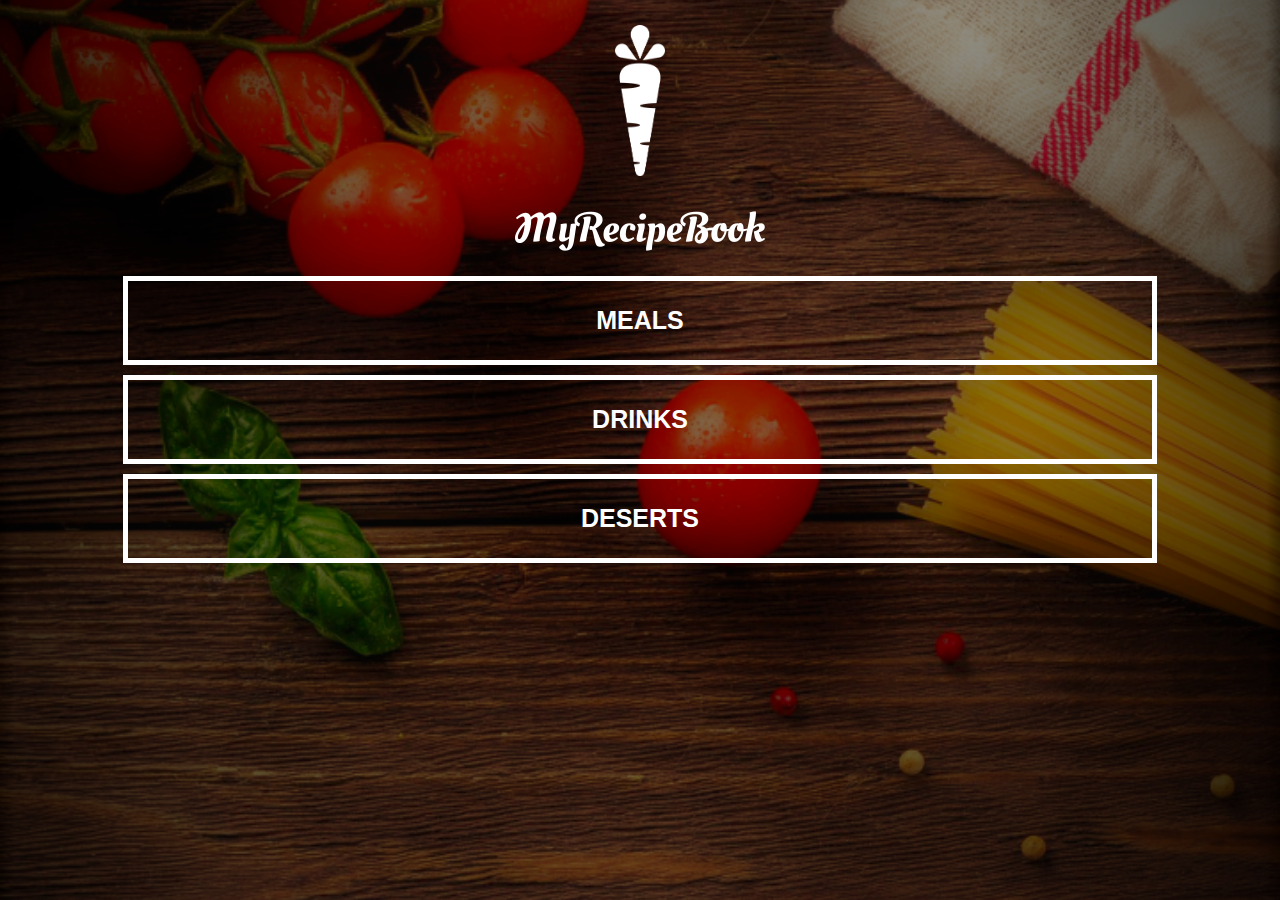
<file: index.html>
<!DOCTYPE html>
<html>
    <head>
        <title>My Recipe Book</title>
        <link rel="stylesheet" href="style.css">
    </head>
        
    <body class="body-home">
        <div id="home">

            <img src="images/logo-img.png" id="home-logo-img">
            <img src="images/logo-text.png" id="home-logo-text">
            
            <div class="home-menu">
                
                <a href="meals.html" class="home-menu-item">
                   <p>Meals</p> 
                </a>

                <a href="drinks.html" class="home-menu-item">
                    <p>Drinks</p> 
                 </a>

                 <a href="dessert.html" class="home-menu-item">
                    <p>Deserts</p> 
                 </a>

            </div>
        </div>
    </body>
</html>
</file>
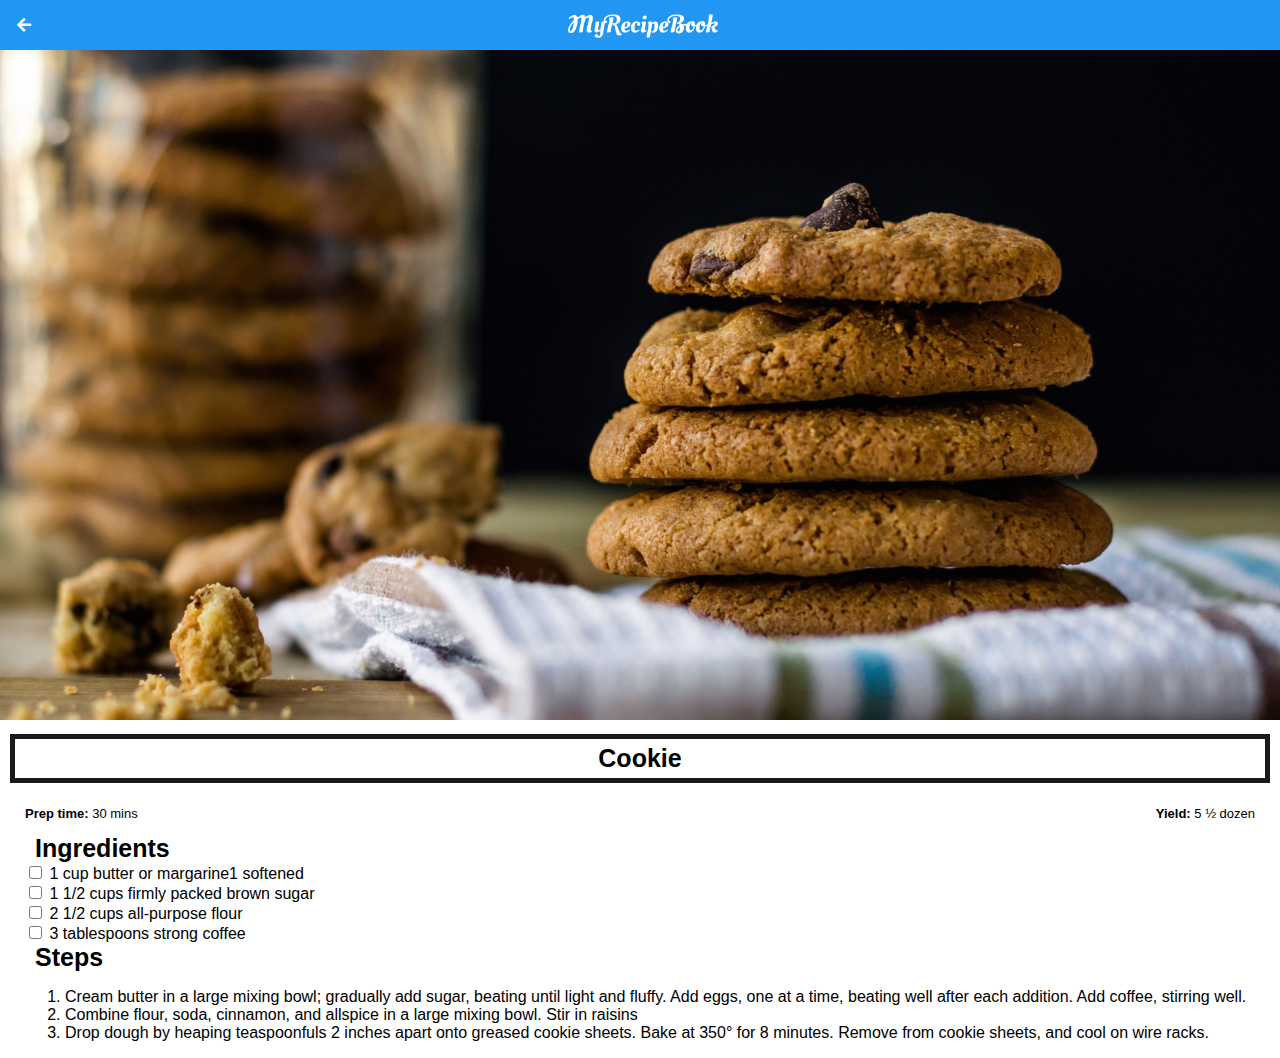
<file: cookie.html>
<!DOCTYPE html>
<html>
    <head>
        <title>My Recipe Book | Meals | Cookie</title>
        <link rel="stylesheet" href="style.css">
        <link rel="stylesheet" href="fontawesome/css/all.css">
    </head>
        
    <body class="body-recipes">

        <div class="header">
            <a href="cookie.html">
                <i class="fas fa-arrow-left"></i>
            </a>

            <img src="images/logo-text.png">
        </div>

        <div id="Recipe">
            <div class="recipe-details"> 
                <img src="images/cookies.png">
                <h1>Cookie</h1>
                
                <div class="recipe-details-info" >
                    <p><b>Prep time:</b> 30 mins</p>
                    <p style="float: right;"><b>Yield:</b> 5 ½ dozen</p>

                    <div class="recipe-details-ingredients">
                        <h2>Ingredients</h2>
                        <input id="check-01" type="checkbox">
                        <label for="check-01" >1 cup butter or margarine1 softened</label>
                        <br>
                        <input id="check-02" type="checkbox">
                        <label for="check-02" >1 1/2 cups firmly packed brown sugar</label>
                        <br> 
                        <input id="check-03" type="checkbox">
                        <label for="check-03" >2 1/2 cups all-purpose flour</label>
                        <br>
                        <input id="check-04" type="checkbox">
                        <label for="check-04" >3 tablespoons strong coffee</label>
                        <br> 
                            <h2>Steps</h2>
                            <ol>
                                <li>Cream butter in a large mixing bowl; gradually add sugar, beating until light and fluffy. Add eggs, one at a time, beating well after each addition. Add coffee, stirring well.</li>
                                <li>Combine flour, soda, cinnamon, and allspice in a large mixing bowl. Stir in raisins </li>
                                <li>Drop dough by heaping teaspoonfuls 2 inches apart onto greased cookie sheets. Bake at 350° for 8 minutes. Remove from cookie sheets, and cool on wire racks.</li>
                            </ol>
                        </div>
                        
                    </div>
                </div>
            </div>       
        </div>
    </body>
</html>
</file>
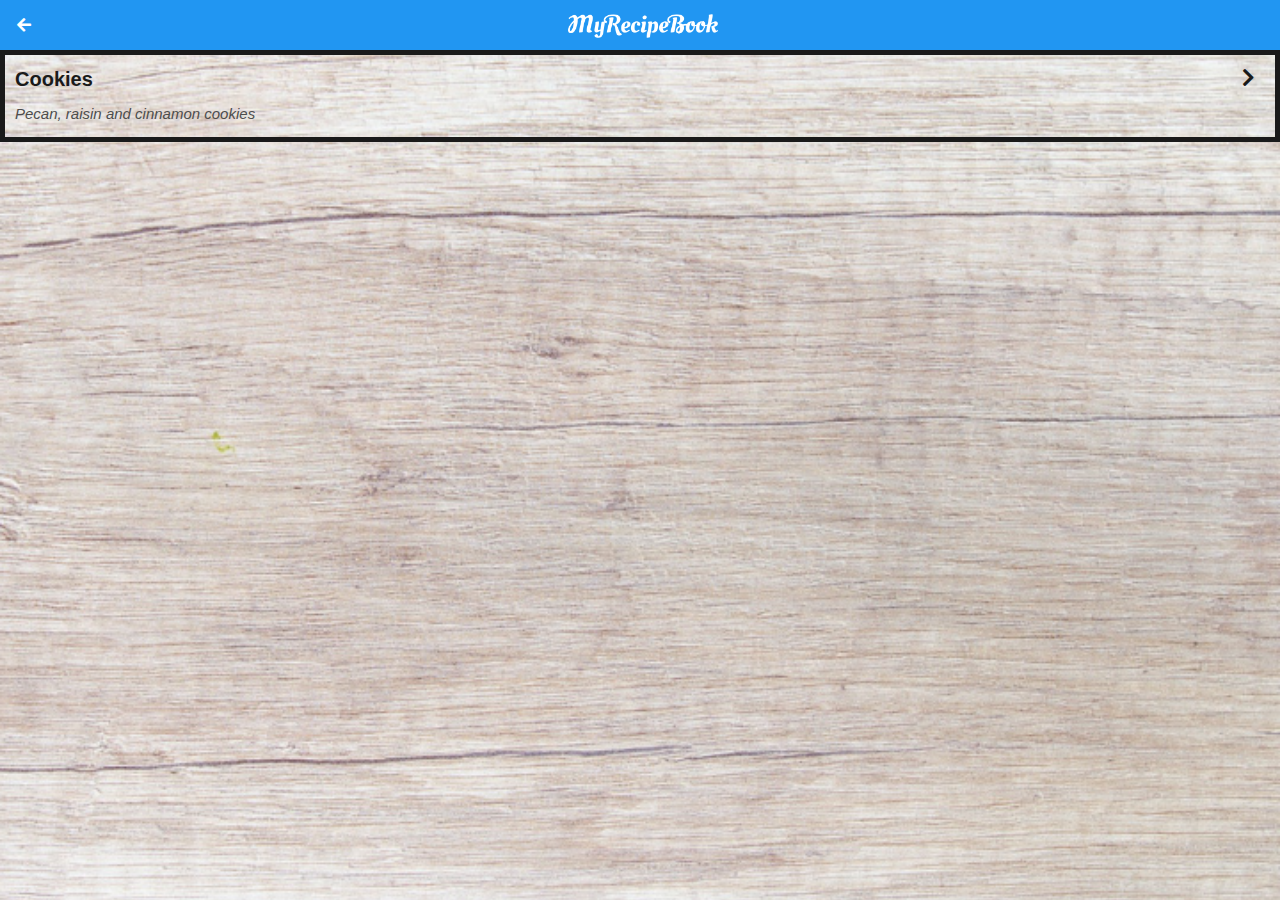
<file: dessert.html>
<!DOCTYPE html>
<html>
    <head>
        <title>My Recipe Book | Meals</title>
        <link rel="stylesheet" href="style.css">
        <link rel="stylesheet" href="fontawesome/css/all.css">
    </head>
        
    <body class="body-meals">

        <div class="header">
            <a href="index.html">
                <i class="fas fa-arrow-left"></i>
            </a>

            <img src="images/logo-text.png">
        </div>

        <div id="meals">

            <div class="meals-list" >
                <a href="cookie.html">
                    <div class="meals-list-item">
                        <h1>Cookies<i class="fas fa-chevron-right"></i></h1>

                        <p>Pecan, raisin and cinnamon cookies</p>
                    </div>
                </a>
            </div>
        </div>
    </body>
</html>
</file>
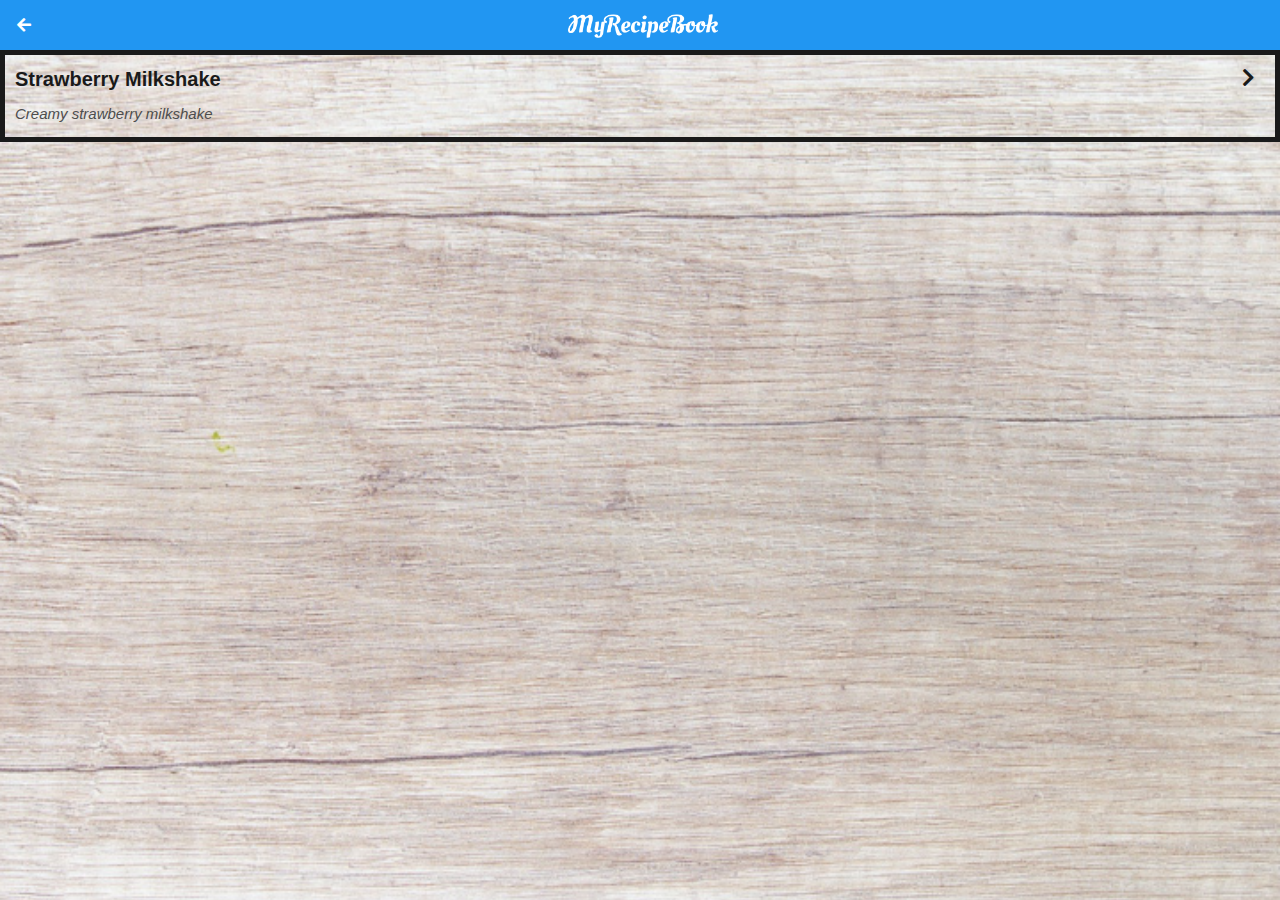
<file: drinks.html>
<!DOCTYPE html>
<html>
    <head>
        <title>My Recipe Book | Meals</title>
        <link rel="stylesheet" href="style.css">
        <link rel="stylesheet" href="fontawesome/css/all.css">
    </head>
        
    <body class="body-meals">

        <div class="header">
            <a href="index.html">
                <i class="fas fa-arrow-left"></i>
            </a>

            <img src="images/logo-text.png">
        </div>

        <div id="meals">

            <div class="meals-list">
                <a href="strawberry.html">
                    <div class="meals-list-item">
                        <h1>Strawberry Milkshake<i class="fas fa-chevron-right"></i></h1>

                        <p>Creamy strawberry milkshake</p>
                    </div>
                </a>
            </div>
        </div>
    </body>
</html>
</file>
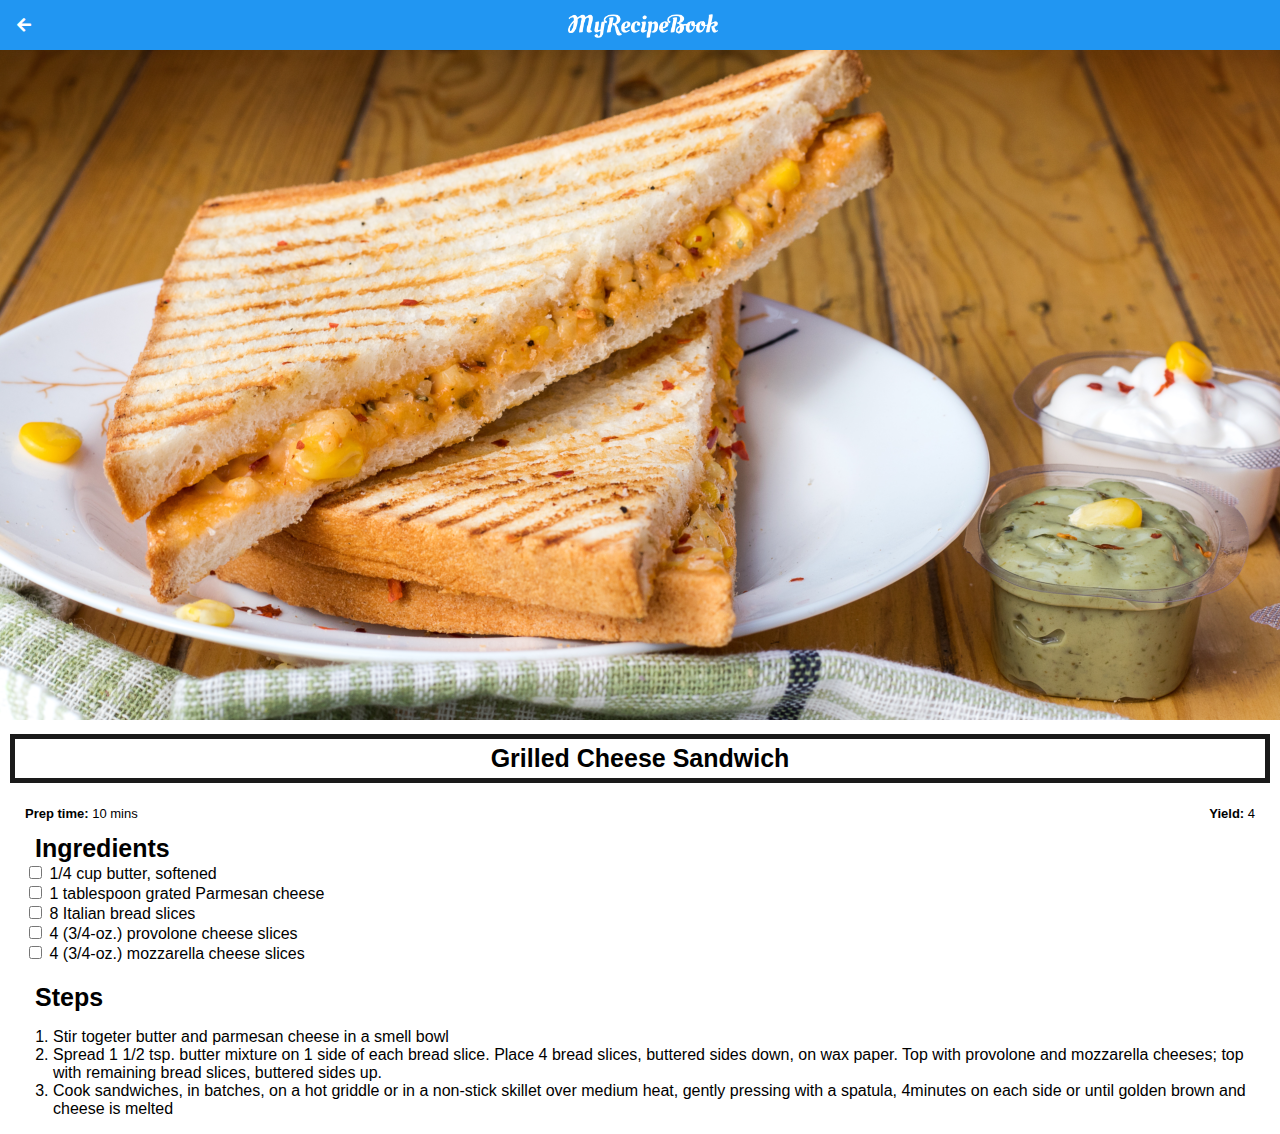
<file: grilled-cheese.html>
<!DOCTYPE html>
<html>
    <head>
        <title>My Recipe Book | Meals | Grilled cheese</title>
        <link rel="stylesheet" href="style.css">
        <link rel="stylesheet" href="fontawesome/css/all.css">
    </head>
        
    <body class="body-recipes">

        <div class="header">
            <a href="meals.html">
                <i class="fas fa-arrow-left"></i>
            </a>

            <img src="images/logo-text.png">
        </div>

        <div id="Recipe">
            <div class="recipe-details"> 
                <img src="images/grilledCheese.png">
                <h1>Grilled Cheese Sandwich</h1>
                
                <div class="recipe-details-info" >
                    <p><b>Prep time:</b> 10 mins</p>
                    <p style="float: right;"><b>Yield:</b> 4</p>

                    <div class="recipe-details-ingredients">
                        <h2>Ingredients</h2>
                        <input id="check-01" type="checkbox">
                        <label for="check-01" >1/4 cup butter, softened</label>
                        <br>
                        <input id="check-02" type="checkbox">
                        <label for="check-02" >1 tablespoon grated Parmesan cheese</label>
                        <br> 
                        <input id="check-03" type="checkbox">
                        <label for="check-03" >8 Italian bread slices</label>
                        <br>
                        <input id="check-04" type="checkbox">
                        <label for="check-04" >4 (3/4-oz.) provolone cheese slices</label>
                        <br>
                        <input id="check-05" type="checkbox">
                        <label for="check-05" >4 (3/4-oz.) mozzarella cheese slices</label>
                        <br>
                        <div class="recipe-details-steps">
                            <h2>Steps</h2>
                            <ol>
                                <li>Stir togeter butter and parmesan cheese in a smell bowl</li>
                                <li>Spread 1 1/2 tsp. butter mixture on 1 side of each bread slice. Place 4 bread slices, buttered sides down, on wax paper. Top with provolone and mozzarella cheeses; top with remaining bread slices, buttered sides up.</li>
                                <li>Cook sandwiches, in batches, on a hot griddle or in a non-stick skillet over medium heat, gently pressing with a spatula, 4minutes on each side or until golden brown and cheese is melted </li>
                            </ol>
                        </div>
                        
                    </div>
                </div>
            </div>       
        </div>
    </body>
</html>
</file>
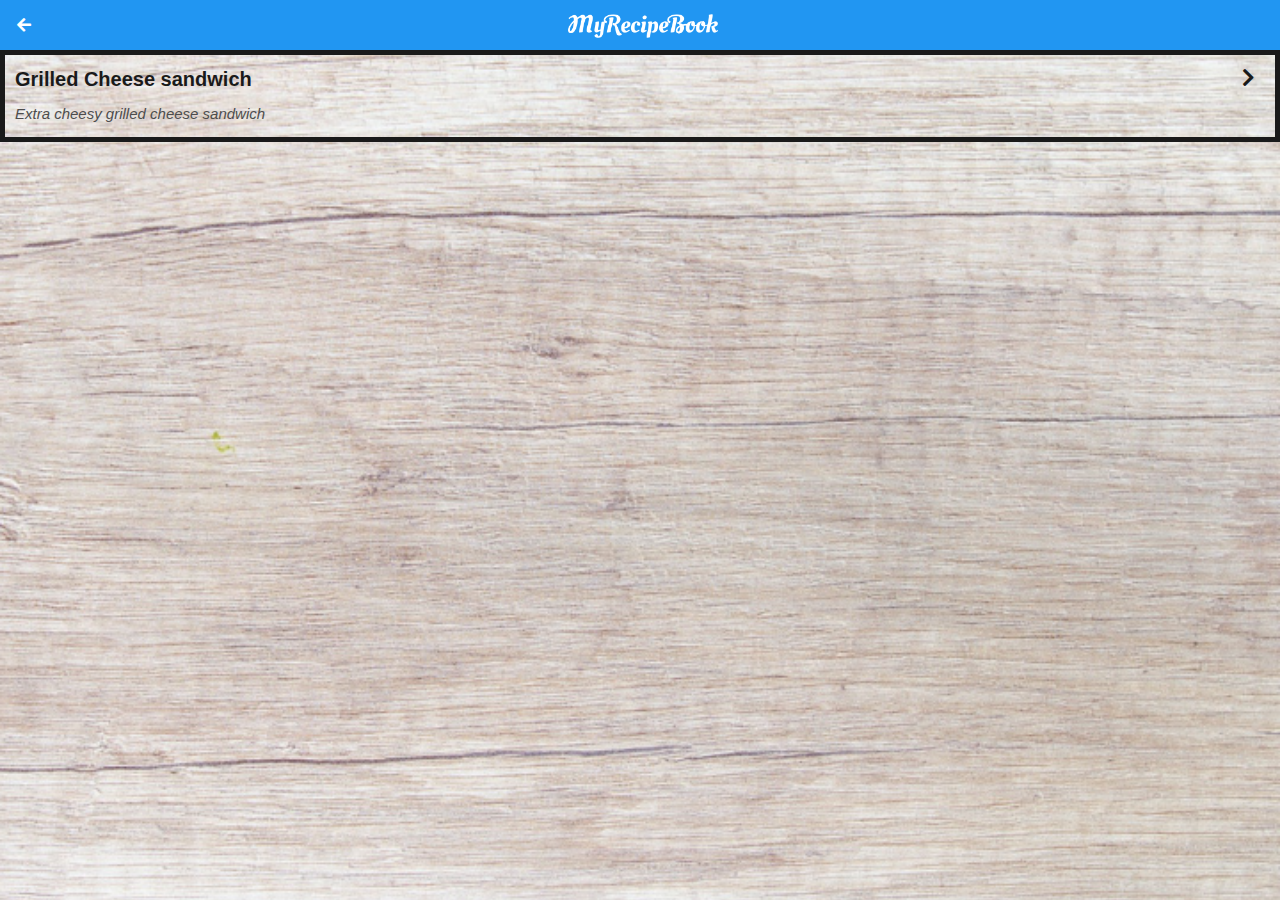
<file: meals.html>
<!DOCTYPE html>
<html>
    <head>
        <title>My Recipe Book | Meals</title>
        <link rel="stylesheet" href="style.css">
        <link rel="stylesheet" href="fontawesome/css/all.css">
    </head>
        
    <body class="body-meals">

        <div class="header">
            <a href="index.html">
                <i class="fas fa-arrow-left"></i>
            </a>

            <img src="images/logo-text.png">
        </div>

        <div id="meals">

            <div class="meals-list">
                <a href="grilled-cheese.html">
                    <div class="meals-list-item">
                        <h1>Grilled Cheese sandwich<i class="fas fa-chevron-right"></i></h1>

                        <p>Extra cheesy grilled cheese sandwich</p>
                    </div>
                </a>
            </div>
        </div>
    </body>
</html>
</file>
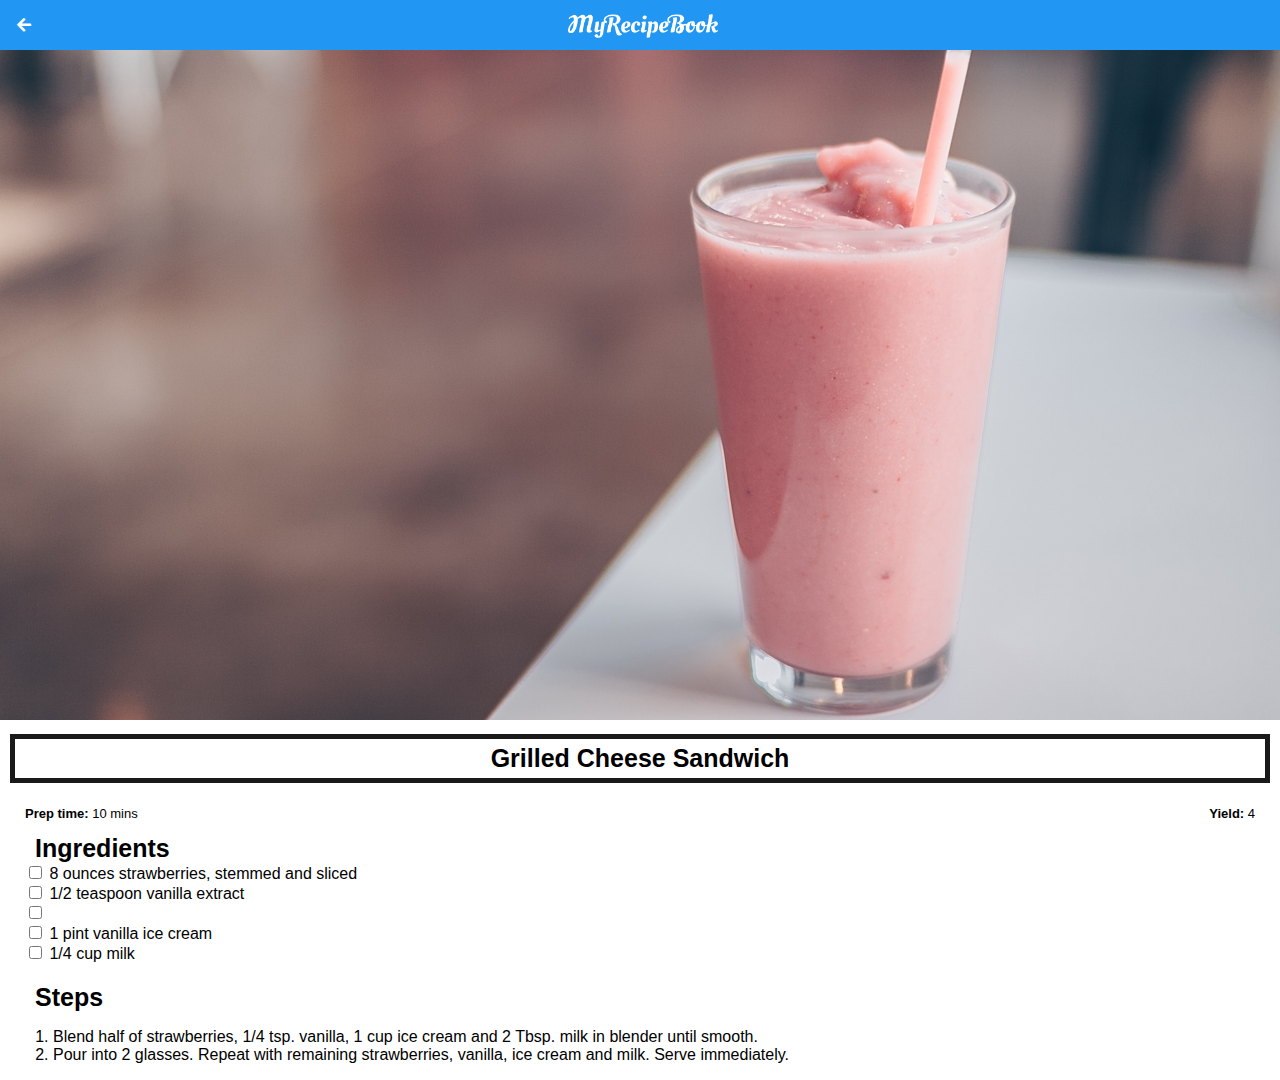
<file: strawberry.html>
<!DOCTYPE html>
<html>
    <head>
        <title>My Recipe Book | Meals | strawberry</title>
        <link rel="stylesheet" href="style.css">
        <link rel="stylesheet" href="fontawesome/css/all.css">
    </head>
        
    <body class="body-recipes">

        <div class="header">
            <a href="drinks.html">
                <i class="fas fa-arrow-left"></i>
            </a>

            <img src="images/logo-text.png">
        </div>

        <div id="Recipe">
            <div class="recipe-details"> 
                <img src="images/strawberryMilkshake.png">
                <h1>Grilled Cheese Sandwich</h1>
                
                <div class="recipe-details-info" >
                    <p><b>Prep time:</b> 10 mins</p>
                    <p style="float: right;"><b>Yield:</b> 4</p>

                    <div class="recipe-details-ingredients">
                        <h2>Ingredients</h2>
                        <input id="check-01" type="checkbox">
                        <label for="check-01" >8 ounces strawberries, stemmed and sliced</label>
                        <br>
                        <input id="check-02" type="checkbox">
                        <label for="check-02" >1/2 teaspoon vanilla extract</label>
                        <br> 
                        <input id="check-03" type="checkbox">
                        <label for="check-03" ></label>
                        <br>
                        <input id="check-04" type="checkbox">
                        <label for="check-04" >1 pint vanilla ice cream</label>
                        <br>
                        <input id="check-05" type="checkbox">
                        <label for="check-05" >1/4 cup milk</label>
                        <br>
                        <div class="recipe-details-steps">
                            <h2>Steps</h2>
                            <ol>
                                <li>Blend half of strawberries, 1/4 tsp. vanilla, 1 cup ice cream and 2 Tbsp. milk in blender until smooth.</li>
                                <li>Pour into 2 glasses. Repeat with remaining strawberries, vanilla, ice cream and milk. Serve immediately. </li>
                                 
                            </ol>
                        </div>
                        
                    </div>
                </div>
            </div>       
        </div>
    </body>
</html>
</file>
<file: style.css>
body{
    font-family: sans-serif;

    margin: 0;
    padding: 0;

    height: 100%;
}

.body-home{
    background-image: url('images/background-01-port.png');
    background-position: center;
    background-attachment: fixed;
    background-repeat: no-repeat;
    background-size: cover;
}

.body-meals{
    background-image: url('images/background-02-port.png');
    background-position: center;
    background-attachment: fixed;
    background-repeat: no-repeat;
    background-size: cover;
}

.header{
    background-color: #2196f2;
    width: 100%;
    height: 50px;
    top: 0;

    position: fixed;
    overflow: hidden;

    text-align: center;
}

.header i{
    float: left;
    padding: 17px 0px 0px 17px;
    color: #ffffff;
}
.header img{
    width: 150px;
    padding-top: 14px;

    padding-right: 25px;
}    



#home-logo-img{
    width: 50px;
    display: block;
    margin: auto;
    padding: 25px 10px 10px 10px;
}

#home-logo-text{
    width: auto;
    display: block;
    margin: auto;
    padding: 25px;
}

.home-menu-item{
    text-decoration: none;
    text-transform: uppercase;

    color: white;
    font-size: 25px;
    font-weight: bold;
    text-align: center;
    border: 5px solid white;

    display: block;
    margin: auto;
    margin-bottom: 10px;
    width: 80%;
}

#meals{
    padding-top: 50px;
}

.meals-list a{
    text-decoration: none;

}

.meals-list-item{
    border: 5px solid #1a1a1a;
}

.meals-list-item h1{
    font-weight: bold;
    font-size: 20px;
    color: #1a1a1a;
    padding-left: 10px;
}

.meals-list-item i{
    float: right;
    color: #1a1a1a;
    padding-right: 20px;
    
}

.meals-list-item p{
    font-size: 15px;
    font-style: italic;
    color: #4d4d4d;
    margin-top: 7px;
    padding-left: 10px;
    
}

.recipe-details img{
    width: 100%;
}

.recipe-details h2{
    font-size: 25px;
    text-align: left;
    margin: 0;
    margin-left: 10px;
}

.recipe-details h1{
    font-size: 25px;
    text-align: center;
    border: 5px solid #1a1a1a;
    margin: 10px;
    padding: 5px;
}
#repice{
    padding-top: 50px;
}

.recipe-details-info{
    margin-left: 25px;
    margin-right: 25px;
}

.recipe-details-info p{
    font-size: 13px;
    display: inline-block;
}

.recipe-details-steps{
    padding-top: 20px;
}

.recipe-details-steps ol{
    padding-left: 28px;
}

@media only screen and (min-width: 600px){
    meals{
        width: 80%;
        margin: auto;
    }

    #recipe{
        width: 80%;
        margin: auto;
    }


@media only screen and (min-width: 1000px){
    meals{
        width: 60%;
        margin: auto;
    }

    #recipe{
        width: 60%;
        margin: auto;
    }

    @media only screen and (min-width: 1500px){
        meals{
            width: 40%;
            margin: auto;
        }
    
        #recipe{
            width: 40%;
            margin: auto;
        }

@media only screen and (min-width: 720px){
    .body-home{
        background-image: url('images/background-01-land.png');
        }
        .body-meals{
            background-image: url('images/background-02-land.png');
        }
    }
</file>
